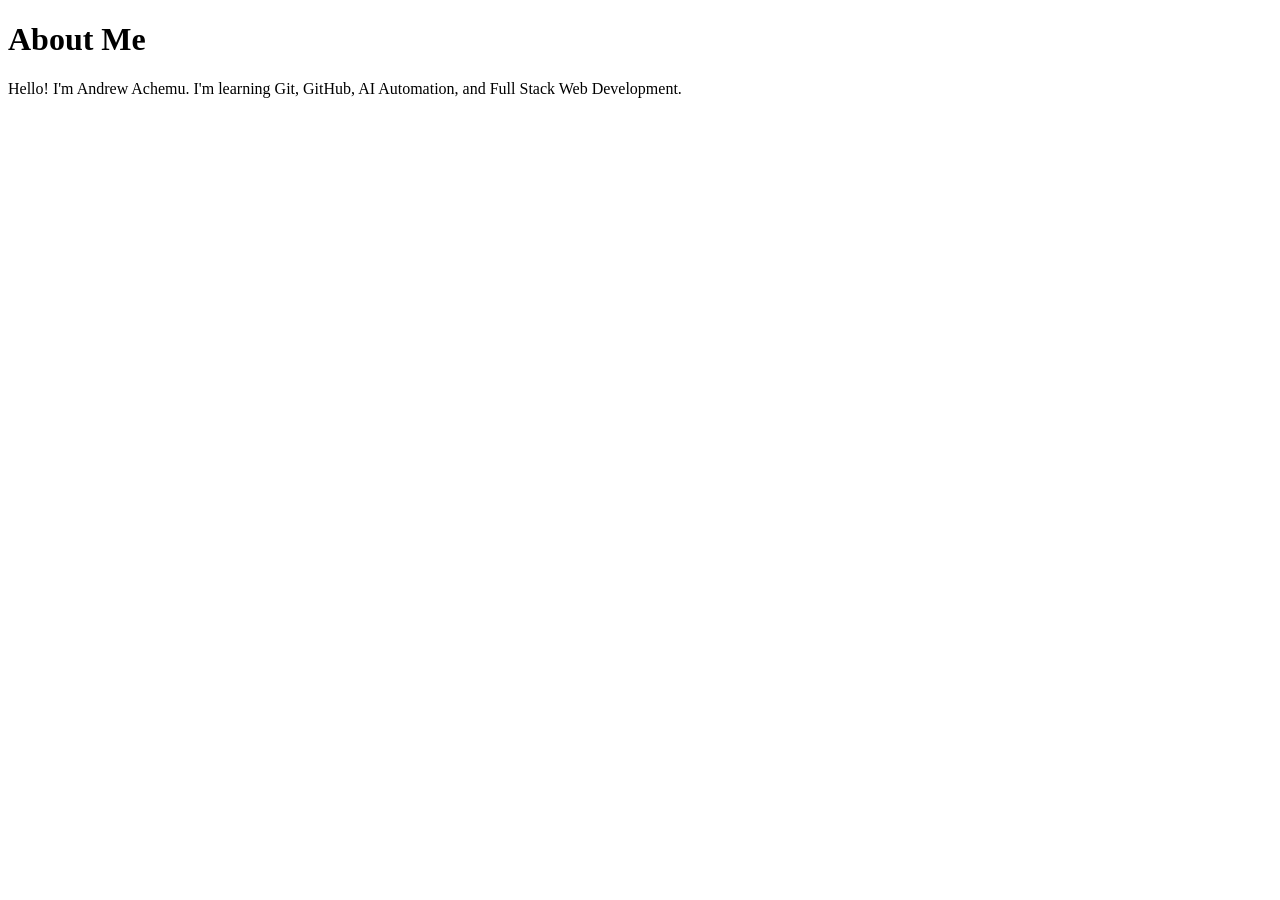
<file: about-page/index.html>
<!DOCTYPE html>
<html>
<head>
    <title>About Me</title>
</head>
<body>

<h1>About Me</h1>

<p>
Hello! I'm Andrew Achemu.
I'm learning Git, GitHub, AI Automation,
and Full Stack Web Development.
</p>

</body>
</html>
</file>
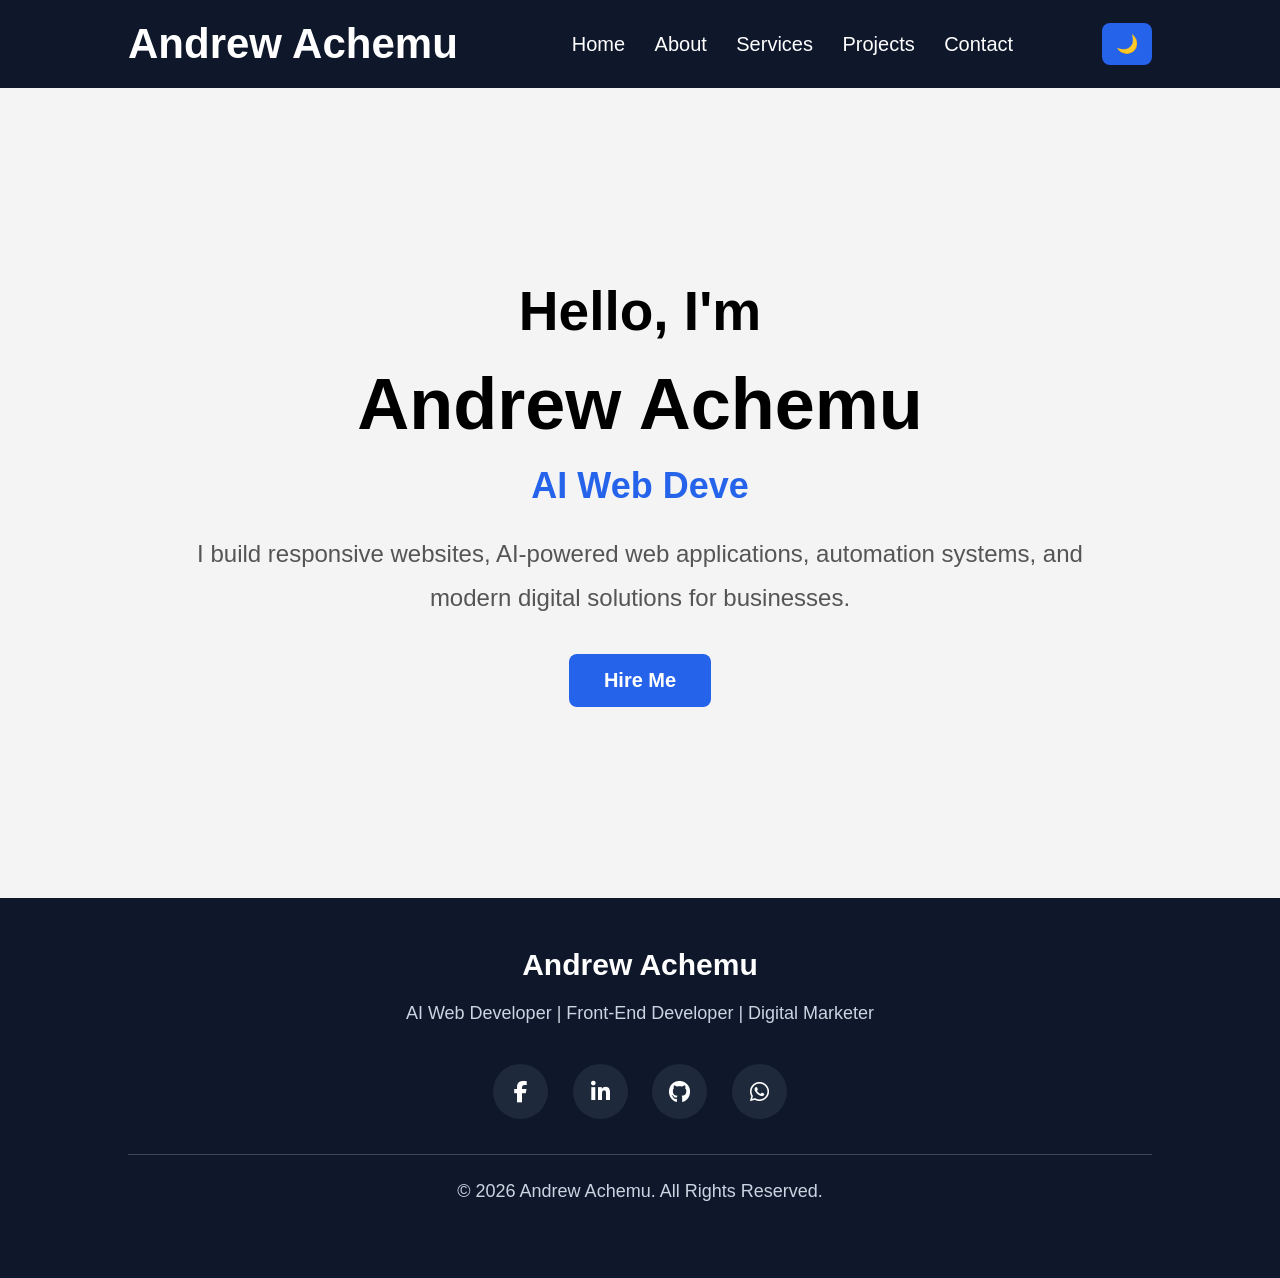
<file: Portfolio/index.html>
<!DOCTYPE html>
<html lang="en">
<head>
    <meta charset="UTF-8">
    <!-- ==========================================
     Viewport for Responsive Design
========================================== -->
    <meta name="viewport" content="width=device-width, initial-scale=1.0">
    <title>Andrew Achemu | Portfolio</title>
    <!-- ===================================
     FONT AWESOME ICONS
=================================== -->

<link
rel="stylesheet"
href="https://cdnjs.cloudflare.com/ajax/libs/font-awesome/6.7.2/css/all.min.css">

    <link rel="stylesheet" href="css/style.css">
</head>

<body>

<header>

   

    <h1>Andrew Achemu</h1>

    


    <nav>

        <a href="index.html">Home</a>

        <a href="about.html">About</a>

        <a href="services.html">Services</a>

        <a href="projects.html">Projects</a>

        <a href="contact.html">Contact</a>

    </nav>
  <!-- ===================================
     DARK MODE BUTTON
=================================== -->

<button id="darkModeBtn">

    🌙

</button>



</header>

<!-- ========================= -->
<!-- HERO SECTION START -->
<!-- This is the first section visitors see -->
<!-- ========================= -->

<section class="hero">

    <div class="hero-content">

        <!-- Greeting -->
        <h2>Hello, I'm</h2>

        <!-- Your Name -->
        <h1>Andrew Achemu</h1>

        <!-- Professional Title -->
        <h3 id="typing"></h3>

        <!-- Short Introduction -->
        <p>
            I build responsive websites,
            AI-powered web applications,
            automation systems,
            and modern digital solutions for businesses.
        </p>

        <!-- Call-to-Action Button -->
        <a href="contact.html" class="btn">
            Hire Me
        </a>

    </div>

</section>

<!-- ========================= -->
<!-- HERO SECTION END -->
<!-- ========================= -->

<script src="js/script.js"></script>

<!-- ===================================
     FOOTER
=================================== -->

<footer>

    <div class="footer-container">

        <h3>Andrew Achemu</h3>

        <p>

            AI Web Developer |
            Front-End Developer |
            Digital Marketer

        </p>

        <div class="social-links">

            <a href="#">

                <i class="fab fa-facebook-f"></i>

            </a>

            <a href="#">

                <i class="fab fa-linkedin-in"></i>

            </a>

            <a href="#">

                <i class="fab fa-github"></i>

            </a>

            <a href="#">

                <i class="fab fa-whatsapp"></i>

            </a>

        </div>

        <p class="copyright">

            © 2026 Andrew Achemu.
            All Rights Reserved.

        </p>

    </div>

</footer>

<!-- ===================================
     JAVASCRIPT
=================================== -->
<!-- ===================================
     SCROLL TO TOP BUTTON
=================================== -->

<!-- Scroll To Top Button -->
<button id="topBtn" title="Go to Top">
    ↑
</button>

<script src="js/script.js"></script>


</body>


</html>
</file>
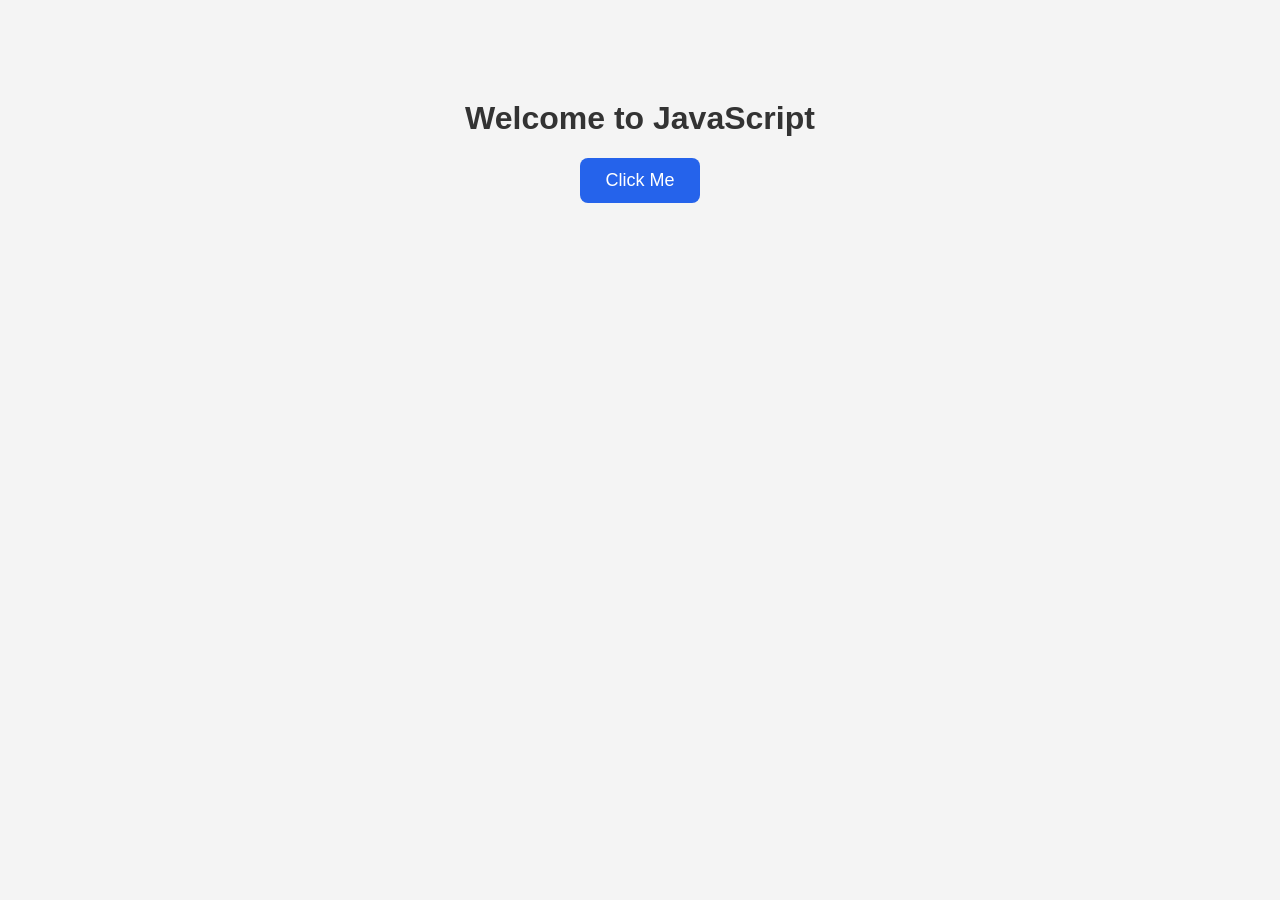
<file: dom-practice.html>
<!DOCTYPE html>
<html lang="en">

<head>

    <meta charset="UTF-8">

    <meta name="viewport" content="width=device-width, initial-scale=1.0">

    <title>DOM Practice</title>

    <style>

        body{

            font-family: Arial, sans-serif;

            text-align:center;

            margin-top:100px;

            background:#f4f4f4;

        }

        h1{

            color:#333;

        }

        button{

            padding:12px 25px;

            font-size:18px;

            background:#2563eb;

            color:white;

            border:none;

            border-radius:8px;

            cursor:pointer;

        }

        button:hover{

            background:#1d4ed8;

        }

    </style>

</head>

<body>

    <h1 id="title">Welcome to JavaScript</h1>

    <button id="changeBtn">

        Click Me


    </button>


  <script>

    // Find the heading
    let title = document.getElementById("title");

    // Find the button
    let button = document.getElementById("changeBtn");

    // Wait for the button to be clicked
    button.onclick = function(){

        title.innerHTML = "You clicked the button! 🎉";

    };

</script>
</body>

</html>
</file>
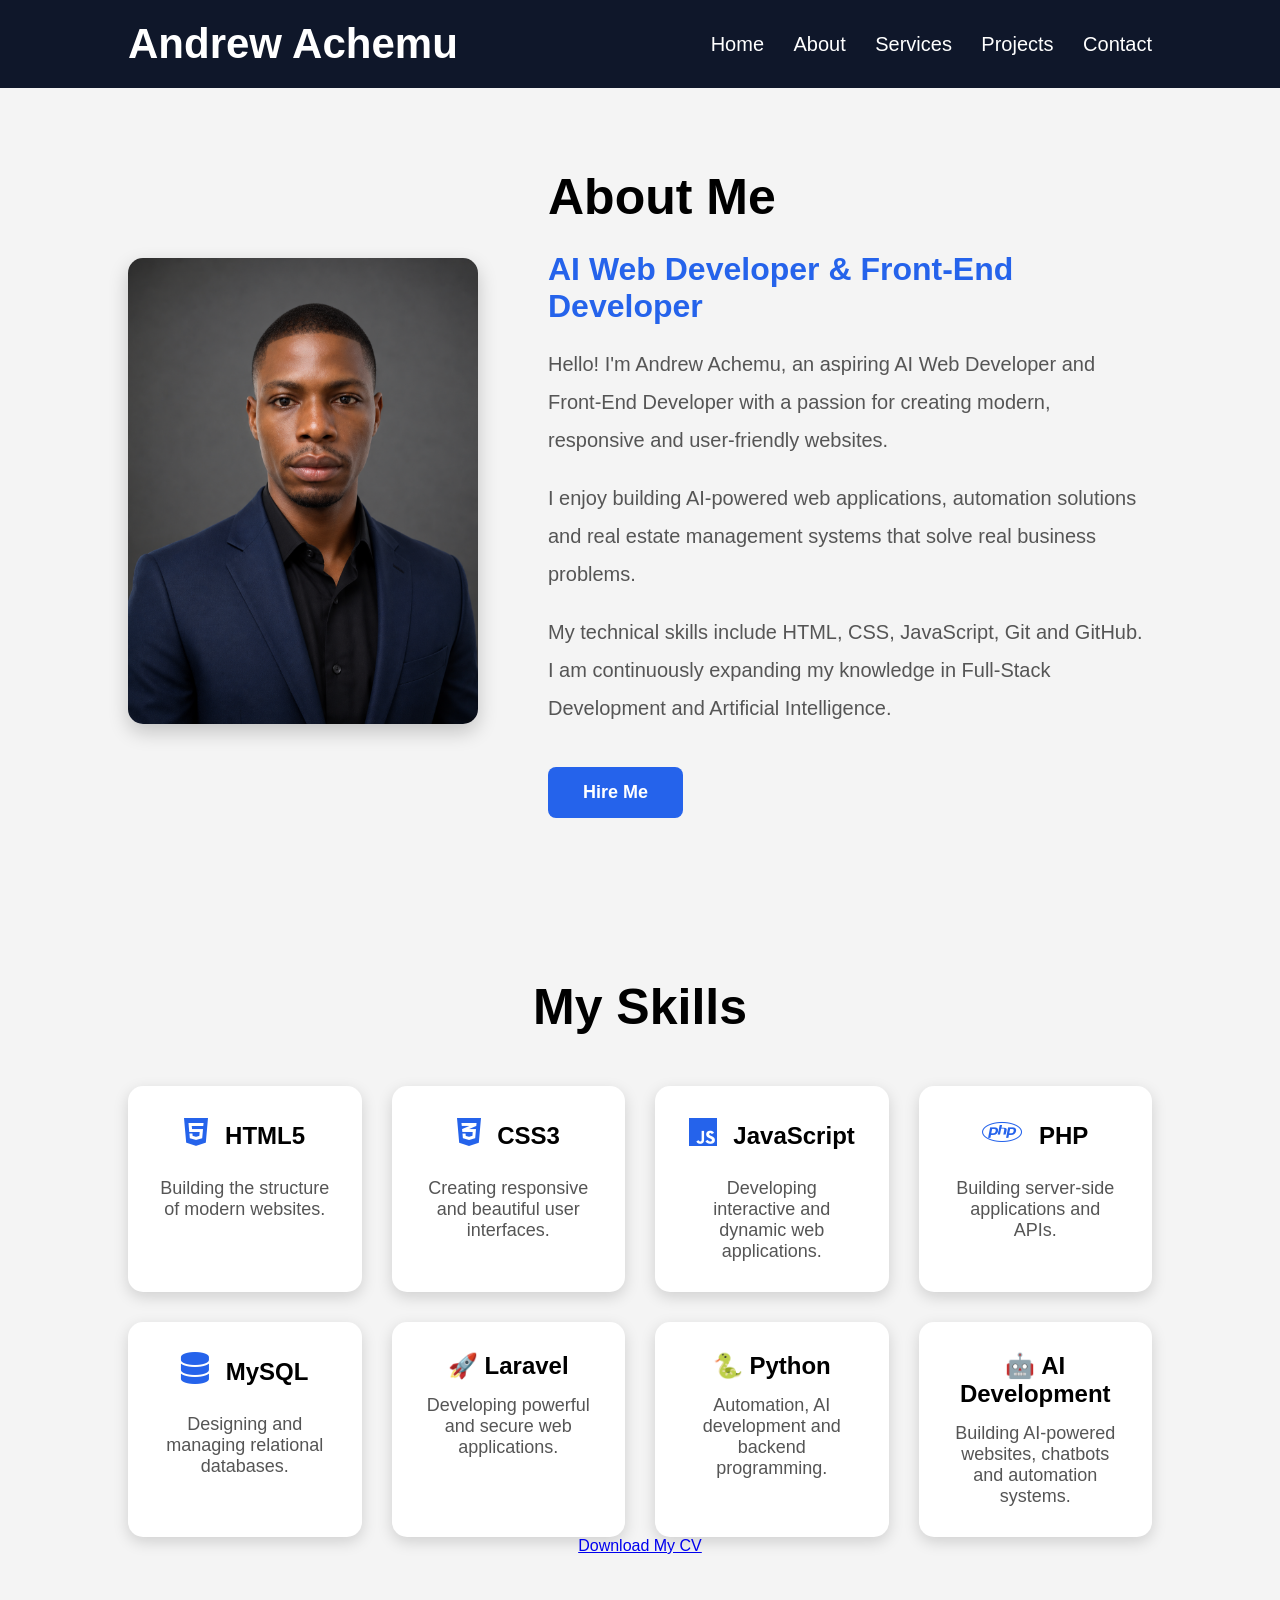
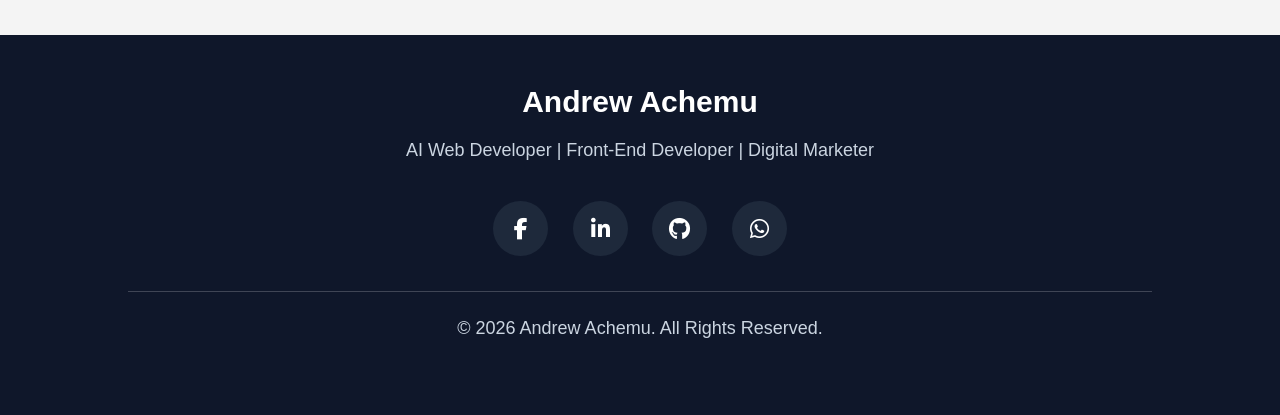
<file: Portfolio/about.html>
<!DOCTYPE html>
<html lang="en">

<head>
    <!-- ===================================
     FONT AWESOME ICONS
=================================== -->

<link
rel="stylesheet"
href="https://cdnjs.cloudflare.com/ajax/libs/font-awesome/6.7.2/css/all.min.css">
    <!-- ==========================================
     Viewport for Responsive Design
========================================== -->
<meta name="viewport" content="width=device-width, initial-scale=1.0">

    <!-- Page Title -->
    <title>About Me</title>

    <!-- Link External CSS -->
    <link rel="stylesheet" href="css/style.css">

</head>

<body>

    <!-- ================================= -->
    <!-- HEADER SECTION -->
    <!-- ================================= -->

    <header>

        <h1>Andrew Achemu</h1>

        <nav>

            <a href="index.html">Home</a>
            <a href="about.html">About</a>
            <a href="services.html">Services</a>
            <a href="projects.html">Projects</a>
            <a href="contact.html">Contact</a>

        </nav>

    </header>

    <!-- ================================= -->
    <!-- ABOUT SECTION START -->
    <!-- ================================= -->

  <section class="about">

    <div class="about-container">

        <div class="about-image">

            <img src="images/profiles.png" alt="Andrew Achemu">

        </div>

        <div class="about-content">

            <h2>About Me</h2>

            <h3>AI Web Developer & Front-End Developer</h3>

            <p>
                Hello! I'm Andrew Achemu, an aspiring AI Web Developer
                and Front-End Developer with a passion for creating
                modern, responsive and user-friendly websites.
            </p>

            <p>
                I enjoy building AI-powered web applications,
                automation solutions and real estate management systems
                that solve real business problems.
            </p>

            <p>
                My technical skills include HTML, CSS, JavaScript,
                Git and GitHub. I am continuously expanding my
                knowledge in Full-Stack Development and Artificial Intelligence.
            </p>

            <a href="contact.html">Hire Me</a>

        </div>

    </div>
    </section>

<!-- ========================================= -->
<!-- MY SKILLS SECTION -->
<!-- ========================================= -->
<!-- ==========================
     SKILLS SECTION
========================== -->

<section class="skills">

    <h2>My Skills</h2>

    <div class="skills-container">

        <div class="skill-card">
           <h3>

<i class="fab fa-html5"></i>

HTML5

</h3>
            <p>Building the structure of modern websites.</p>
        </div>

        <div class="skill-card">
            <h3>

<i class="fab fa-css3-alt"></i>

CSS3

</h3>
            <p>Creating responsive and beautiful user interfaces.</p>
        </div>

        <div class="skill-card">
            <h3>

<i class="fab fa-js"></i>

JavaScript

</h3>
            <p>Developing interactive and dynamic web applications.</p>
        </div>

        <div class="skill-card">
            <h3>

<i class="fab fa-php"></i>

PHP

</h3>
            <p>Building server-side applications and APIs.</p>
        </div>

        <div class="skill-card">
            <h3>

<i class="fas fa-database"></i>

MySQL

</h3>
            <p>Designing and managing relational databases.</p>
        </div>

        <div class="skill-card">
            <h3>🚀 Laravel</h3>
            <p>Developing powerful and secure web applications.</p>
        </div>

        <div class="skill-card">
            <h3>🐍 Python</h3>
            <p>Automation, AI development and backend programming.</p>
        </div>

        <div class="skill-card">
            <h3>🤖 AI Development</h3>
            <p>Building AI-powered websites, chatbots and automation systems.</p>
        </div>

    </div>

    <a href="files/Andrew prject 1 Congratulations.docx" class="cv-btn" download>
        Download My CV
    </a>

</section>
    </section>

    <!-- ================================= -->
    <!-- ABOUT SECTION END -->
    <!-- ================================= -->


    <!-- ===================================
     FOOTER
=================================== -->

<footer>

    <div class="footer-container">

        <h3>Andrew Achemu</h3>

        <p>

            AI Web Developer |
            Front-End Developer |
            Digital Marketer

        </p>

        <div class="social-links">

            <a href="#">

                <i class="fab fa-facebook-f"></i>

            </a>

            <a href="#">

                <i class="fab fa-linkedin-in"></i>

            </a>

            <a href="#">

                <i class="fab fa-github"></i>

            </a>

            <a href="#">

                <i class="fab fa-whatsapp"></i>

            </a>

        </div>

        <p class="copyright">

            © 2026 Andrew Achemu.
            All Rights Reserved.

        </p>

    </div>

</footer>
<!-- ===================================
     JAVASCRIPT
=================================== -->

<script src="js/script.js">
    
</script>

</body>


</html>
</file>
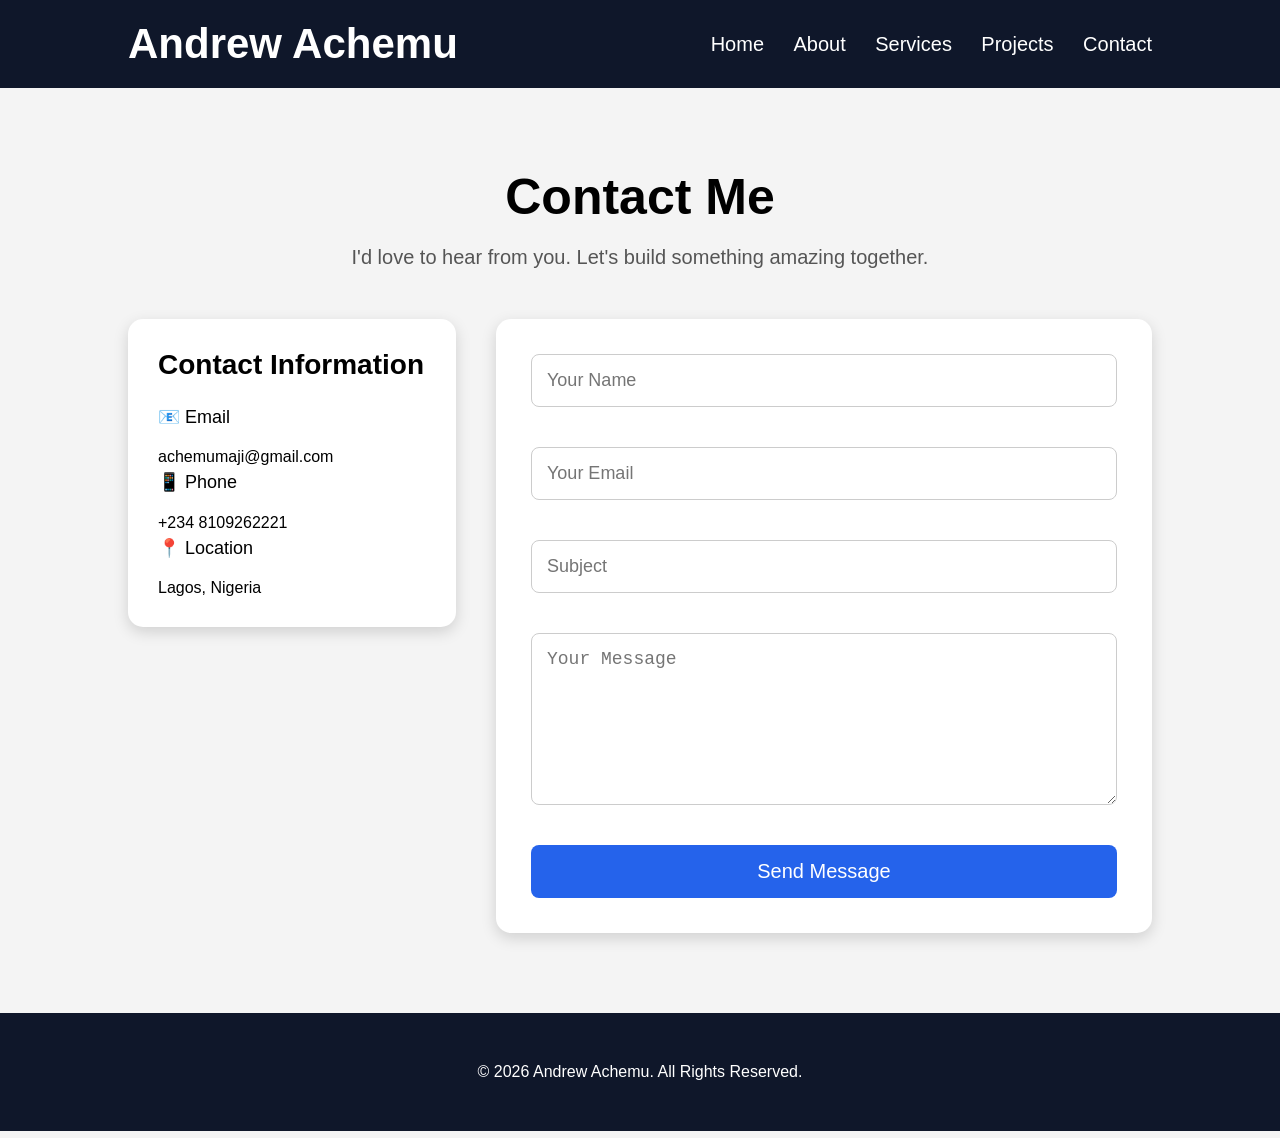
<file: Portfolio/contact.html>
<!DOCTYPE html>
<html lang="en">
<head>

    <meta charset="UTF-8">
    <meta name="viewport" content="width=device-width, initial-scale=1.0">

    <title>Contact Me</title>

    <link rel="stylesheet" href="css/style.css">

</head>

<body>

<header>

    <h1>Andrew Achemu</h1>

    <nav>

        <a href="index.html">Home</a>
        <a href="about.html">About</a>
        <a href="services.html">Services</a>
        <a href="projects.html">Projects</a>
        <a href="contact.html">Contact</a>

    </nav>

</header>

<section class="contact">

    <h2>Contact Me</h2>

    <p class="contact-text">
        I'd love to hear from you. Let's build something amazing together.
    </p>

    <div class="contact-container">

        <div class="contact-info">

            <h3>Contact Information</h3>

            <p>📧 Email</p>
            <span>achemumaji@gmail.com</span>

            <p>📱 Phone</p>
            <span>+234 8109262221</span>

            <p>📍 Location</p>
            <span>Lagos, Nigeria</span>

        </div>

        <div class="contact-form">

<!--====================================
        CONTACT FORM
=====================================-->
<form id="contactForm">

    <input
        type="text"
        id="name"
        placeholder="Your Name">

    <small id="nameError" class="error"></small>


    <input
        type="email"
        id="email"
        placeholder="Your Email">

    <small id="emailError" class="error"></small>


    <input
        type="text"
        id="subject"
        placeholder="Subject">

    <small id="subjectError" class="error"></small>


    <textarea
        id="message"
        rows="7"
        placeholder="Your Message"></textarea>

    <small id="messageError" class="error"></small>


    <button type="submit">
        Send Message
    </button>

</form>

        </div>

    </div>

</section>

<footer>

    <p>&copy; 2026 Andrew Achemu. All Rights Reserved.</p>

</footer>

<script src="js/script.js"></script>

</body>
</html>
</file>
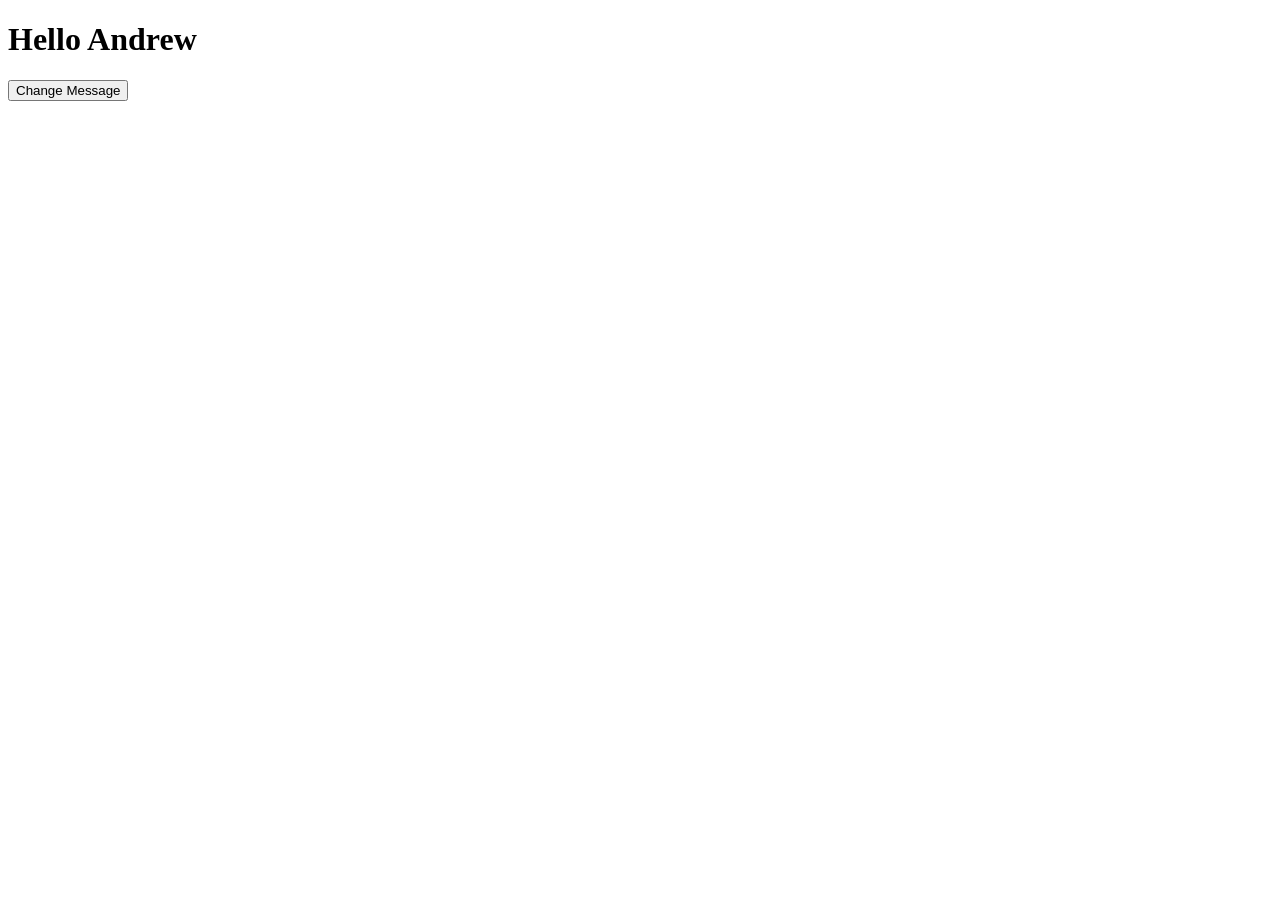
<file: Portfolio/practice2.html>
<!DOCTYPE html>
<html>

<head>

    <title>Practice 2</title>

</head>

<body>

    <h1 id="message">Hello Andrew</h1>

    <button id="btn">

        Change Message

    </button>

    <script>

        let message = document.getElementById("message");

        let btn = document.getElementById("btn");

        btn.onclick = function(){

            message.innerHTML = "Welcome to JavaScript!";

        };

    </script>

</body>

</html>
</file>
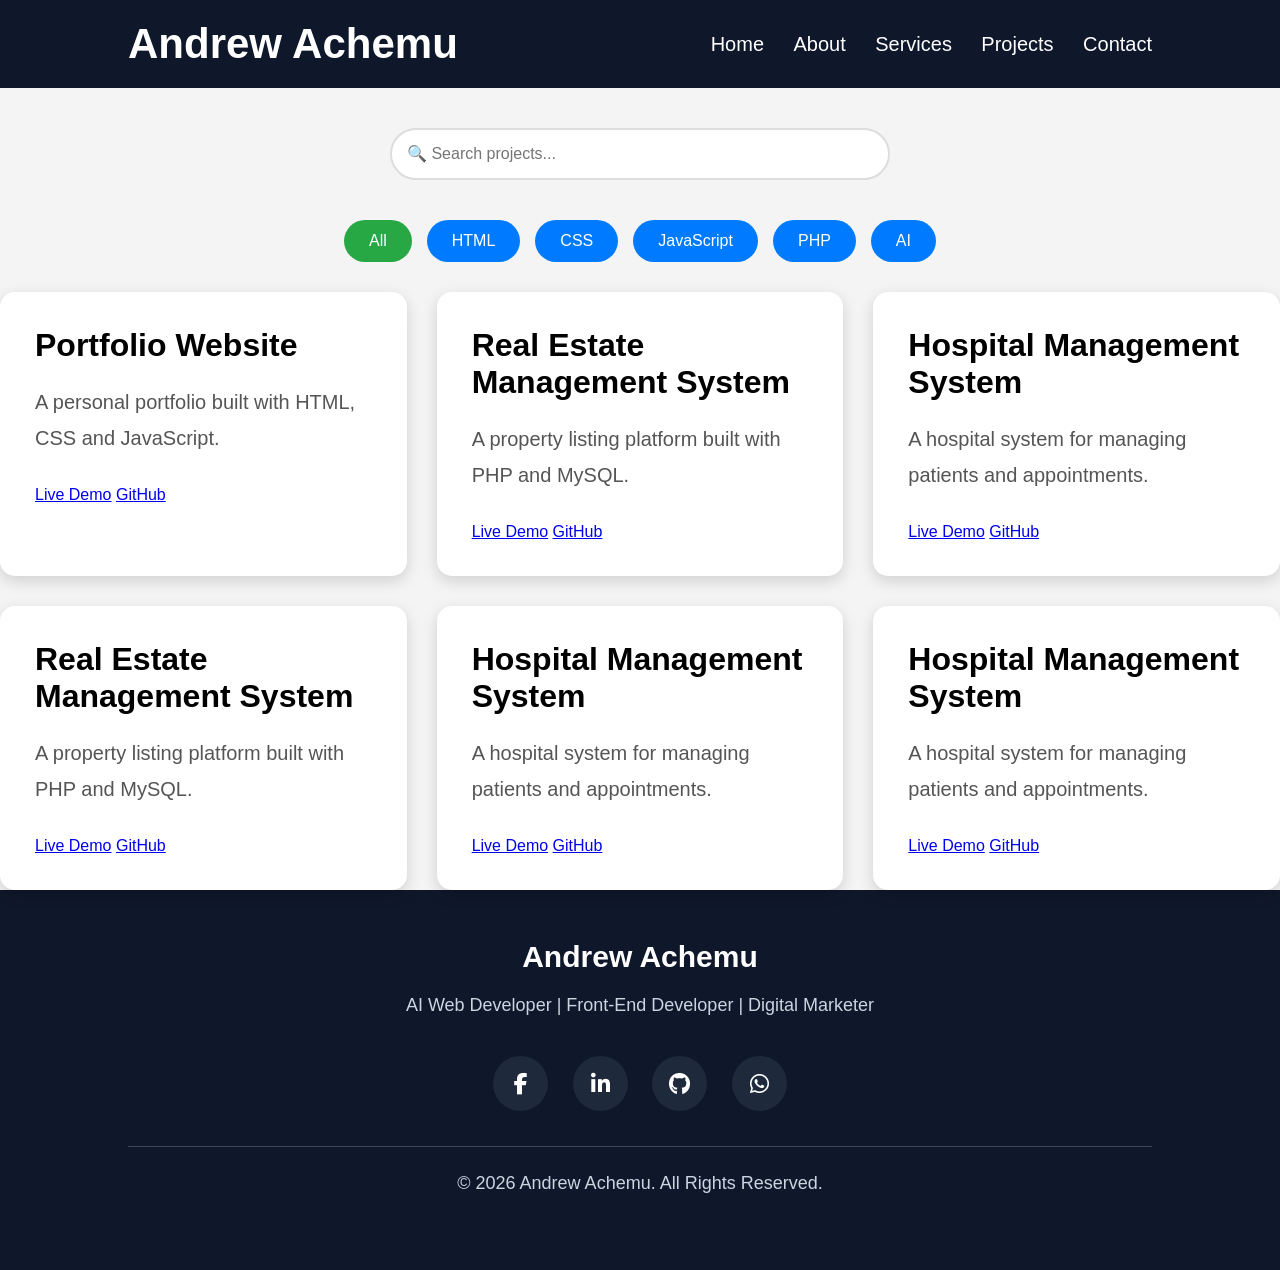
<file: Portfolio/projects.html>
<!DOCTYPE html>
<html lang="en">
<head>
    <meta charset="UTF-8">
    <meta name="viewport" content="width=device-width, initial-scale=1.0">
    <title>Projects | Andrew Achemu</title>

      <!-- ===================================
     FONT AWESOME ICONS
=================================== -->

<link
rel="stylesheet"
href="https://cdnjs.cloudflare.com/ajax/libs/font-awesome/6.7.2/css/all.min.css">


    <link rel="stylesheet" href="css/style.css">
</head>

<body>

    <!-- Header -->
    <header>

        <h1>Andrew Achemu</h1>

        <nav>
            <a href="index.html">Home</a>
            <a href="about.html">About</a>
            <a href="services.html">Services</a>
            <a href="projects.html">Projects</a>
            <a href="contact.html">Contact</a>
        </nav>

    </header>


    <!-- ===================================
        PROJECT SEARCH
=================================== -->

<div class="search-box">

    <input
        type="text"
        id="searchInput"
        placeholder="🔍 Search projects...">

</div>


<!-- ===================================
        PROJECT FILTER BUTTONS
=================================== -->

<div class="filter-buttons">

    <button class="filter-btn active" data-category="all">
        All
    </button>

    <button class="filter-btn" data-category="html">
        HTML
    </button>

    <button class="filter-btn" data-category="css">
        CSS
    </button>

    <button class="filter-btn" data-category="javascript">
        JavaScript
    </button>

    <button class="filter-btn" data-category="php">
        PHP
    </button>

    <button class="filter-btn" data-category="ai">
        AI
    </button>

</div>

  <!-- ================================
     PROJECT CONTAINER
================================ -->

<div class="project-container" id="projectsContainer">

    <!--
        JavaScript will automatically
        generate the project cards here.
    -->

</div>

    </section>

   <!-- ===================================
     FOOTER
=================================== -->

<footer>

    <div class="footer-container">

        <h3>Andrew Achemu</h3>

        <p>

            AI Web Developer |
            Front-End Developer |
            Digital Marketer

        </p>

        <div class="social-links">

            <a href="#">

                <i class="fab fa-facebook-f"></i>

            </a>

            <a href="#">

                <i class="fab fa-linkedin-in"></i>

            </a>

            <a href="#">

                <i class="fab fa-github"></i>

            </a>

            <a href="#">

                <i class="fab fa-whatsapp"></i>

            </a>

        </div>

        <p class="copyright">

            © 2026 Andrew Achemu.
            All Rights Reserved.

        </p>

    </div>


</footer>
  
<!-- ===================================
     JAVASCRIPT
=================================== -->

<script src="js/script.js"></script>


</body>
</html>
</file>
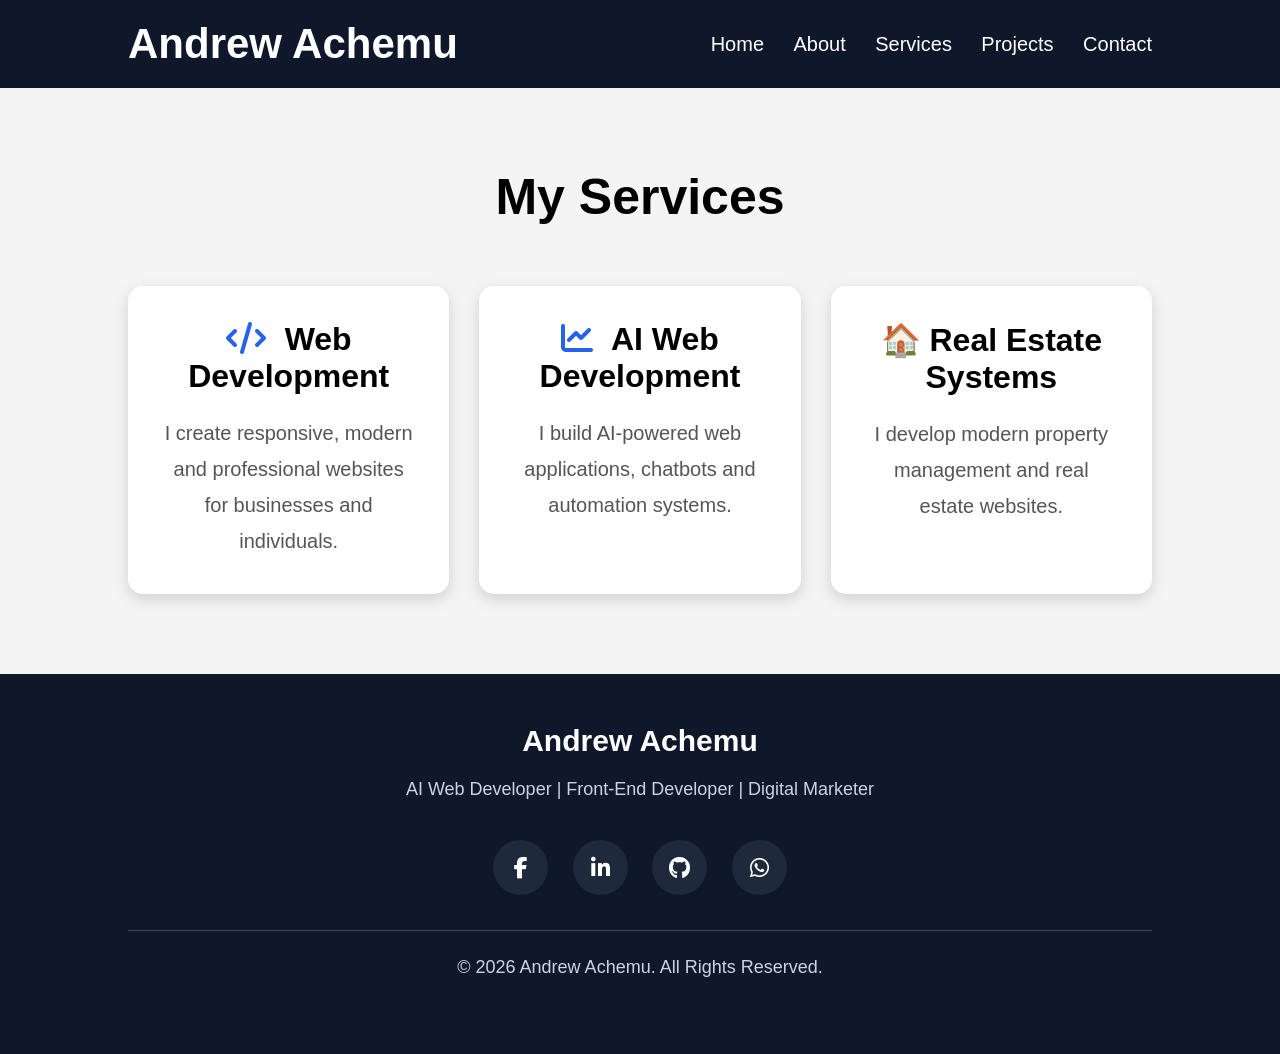
<file: Portfolio/services.html>
<!DOCTYPE html>
<html lang="en">
<head>
<meta charset="UTF-8">
<meta name="viewport" content="width=device-width, initial-scale=1.0">
<title>Services</title>
 <!-- ===================================
     FONT AWESOME ICONS
=================================== -->

<link
rel="stylesheet"
href="https://cdnjs.cloudflare.com/ajax/libs/font-awesome/6.7.2/css/all.min.css">
<link rel="stylesheet" href="css/style.css">
</head>

<body>

<header>

<h1>Andrew Achemu</h1>

<nav>

<a href="index.html">Home</a>
<a href="about.html">About</a>
<a href="services.html">Services</a>
<a href="projects.html">Projects</a>
<a href="contact.html">Contact</a>

</nav>

</header>
<!-- ==========================================
     SERVICES SECTION START
========================================== -->

<section class="services">

    <!-- Section Heading -->
    <h2>My Services</h2>

    <!-- Services Container -->
    <div class="service-container">

        <!-- ==========================
             SERVICE CARD 1
        =========================== -->
        <div class="service-card">

            <h3>

<i class="fas fa-code"></i>

Web Development

</h3>

            <p>
                I create responsive, modern and professional
                websites for businesses and individuals.
            </p>

        </div>

        <!-- ==========================
             SERVICE CARD 2
        =========================== -->
        <div class="service-card">

            <h3>

<i class="fas fa-chart-line"></i>

AI Web Development

</h3>

            <p>
                I build AI-powered web applications,
                chatbots and automation systems.
            </p>

        </div>

        <!-- ==========================
             SERVICE CARD 3
        =========================== -->
        <div class="service-card">

            <h3>🏠 Real Estate Systems</h3>

            <p>
                I develop modern property management
                and real estate websites.
            </p>

        </div>

    </div>

</section>

<!-- ==========================================
     SERVICES SECTION END
========================================== -->


<!-- ==========================================
    FOOTER SECTION START
========================================== -->
<footer>

    <div class="footer-container">

        <h3>Andrew Achemu</h3>

        <p>

            AI Web Developer |
            Front-End Developer |
            Digital Marketer

        </p>

        <div class="social-links">

            <a href="#">

                <i class="fab fa-facebook-f"></i>

            </a>

            <a href="#">

                <i class="fab fa-linkedin-in"></i>

            </a>

            <a href="#">

                <i class="fab fa-github"></i>

            </a>

            <a href="#">

                <i class="fab fa-whatsapp"></i>

            </a>

        </div>

        <p class="copyright">

            © 2026 Andrew Achemu.
            All Rights Reserved.

        </p>

    </div>

</footer>
  
<!-- ===================================
     JAVASCRIPT
=================================== -->

<script src="js/script.js"></script>

</body>


</html>
</file>
<file: Portfolio/css/style.css>
/*====================================
        SMOOTH SCROLL
====================================*/

html{

    scroll-behavior:smooth;

}

/* Reset */
/* Reset */
*{
    margin:0;
    padding:0;
    box-sizing:border-box;
}

/* Body */
/* Body */
body{
    font-family:Arial, Helvetica, sans-serif;
    background:#f4f4f4;
}


/* Header */
/*====================================
            HEADER
====================================*/

header{

    position:sticky;

    top:0;

    z-index:1000;

    display:flex;

    justify-content:space-between;

    align-items:center;

    background:#0f172a;

    padding:20px 10%;

}


header h1{
    font-size: 42px;
    color: #fff;
}

nav a{
    color: white;
    text-decoration: none;
    margin-left: 25px;
    font-size: 20px;
    transition: .3s;
}

nav a:hover{
    color: #2563eb;
}



/*====================================
        DARK MODE BUTTON
====================================*/

#darkModeBtn{

    padding:10px 15px;

    border:none;

    background:#2563eb;

    color:white;

    border-radius:8px;

    cursor:pointer;

    font-size:18px;

}


/*====================================
        DARK MODE
====================================*/

.dark-mode{

    background:#111827;

    color:white;

}

.dark-mode header{

    background:#000;

}

.dark-mode .service-card,

.dark-mode .project-card,

.dark-mode .skill-card,

.dark-mode .contact-form,

.dark-mode .contact-info{

    background:#1f2937;

    color:white;

}
/* Home */

/* ==========================
   HOME SECTION
========================== */

.hero{
    display: flex;
    justify-content: center;
    align-items: center;
    text-align: center;
    min-height: 90vh;
    padding: 80px 10%;
}

.hero-content{
    max-width: 900px;
}

.hero-content h2{
    font-size: 55px;
    margin-bottom: 20px;
}

.hero-content h1{
    font-size: 72px;
    margin-bottom: 20px;
}

.hero-content h3{
    font-size: 36px;
    color: #2563eb;
    margin-bottom: 25px;
}

.hero-content p{
    font-size: 24px;
    color: #555;
    line-height: 1.8;
    margin-bottom: 35px;
}

.hero-content a{

    display:inline-block;

    background:#2563eb;

    color:white;

    text-decoration:none;

    padding:15px 35px;

    border-radius:8px;

    font-size:20px;

    font-weight:bold;

    transition:.3s;
}

.hero-content a:hover{

    background:#1d4ed8;

}


/* About */


/*====================================
          ABOUT SECTION
====================================*/

.about{

    padding:80px 10%;

}

.about-container{

    display:flex;

    justify-content:center;

    align-items:center;

    gap:70px;

    flex-wrap:wrap;

}

.about-image{

    flex:1;

    text-align:center;

}

.about-image img{

    width:350px;

    border-radius:15px;

    box-shadow:0 8px 20px rgba(0,0,0,.2);

}

.about-content{

    flex:2;

}

.about-content h2{

    font-size:50px;

    margin-bottom:25px;

}

.about-content h3{

    font-size:32px;

    color:#2563eb;

    margin-bottom:20px;

}

.about-content p{

    font-size:20px;

    color:#555;

    line-height:1.9;

    margin-bottom:20px;

}

.about-content a{

    display:inline-block;

    margin-top:20px;

    padding:15px 35px;

    background:#2563eb;

    color:#fff;

    text-decoration:none;

    border-radius:8px;

    font-size:18px;

    font-weight:bold;

    transition:.3s;

}

.about-content a:hover{

    background:#1d4ed8;

}


/* Skills */    

/*====================================
            SKILLS
====================================*/

.skills{

    padding:80px 10%;

    text-align:center;

}

.skills h2{

    font-size:50px;

    margin-bottom:50px;

}

.skills-container{

    display:grid;

    grid-template-columns:repeat(4,1fr);

    gap:30px;

}

.skill-card{

    background:#fff;

    padding:30px;

    border-radius:15px;

    box-shadow:0 5px 15px rgba(0,0,0,.15);

    transition:.3s;

}

.skill-card:hover{

    transform:translateY(-10px);

}

.skill-card h3{

    font-size:24px;

    margin-bottom:15px;

}

.skill-card p{

    color:#555;

    font-size:18px;

} 

/*====================================
             ICONS
====================================*/

h3 i{

    color:#2563eb;

    margin-right:10px;

}

.contact-info i{

    color:#2563eb;

    width:30px;

}

.skill-card i{

    font-size:32px;

    margin-bottom:15px;

    color:#2563eb;

}

/* Services */

/* ==========================
   SERVICES
========================== */

.services{
    padding: 80px 10%;
    text-align: center;
}

.services h2{
    font-size: 50px;
    margin-bottom: 60px;
}

.service-container{

    display: grid;

    grid-template-columns: repeat(3,1fr);

    gap: 30px;

}

.service-card{

    background: white;

    padding: 35px;

    border-radius: 15px;

    box-shadow: 0 5px 15px rgba(0,0,0,.15);

    transition: .3s;
}

.service-card:hover{

    transform: translateY(-10px);

}

.service-card h3{

    font-size: 32px;

    margin-bottom: 20px;

}

.service-card p{

    font-size: 20px;

    color: #555;

    line-height: 1.8;

}

/* Projects */


/* ==========================
   PROJECTS
========================== */

.projects{
    padding: 80px 10%;
    text-align: center;
}

.projects h2{
    font-size: 50px;
    margin-bottom: 60px;
}

.project-container{

    display: grid;

    grid-template-columns: repeat(3,1fr);

    gap: 30px;

}

.project-card{

    background: white;

    padding: 35px;

    border-radius: 15px;

    box-shadow: 0 5px 15px rgba(0,0,0,.15);

    transition: .3s;
}

.project-card:hover{

    transform: translateY(-10px);

}

.project-card h3{

    font-size: 32px;

    margin-bottom: 20px;

}

.project-card p{

    font-size: 20px;

    color: #555;

    line-height: 1.8;

    margin-bottom: 30px;

}

.project-buttons{

    display: flex;

    justify-content: center;

    gap: 15px;

    flex-wrap: wrap;

}

.project-buttons a{

    background: #2563eb;

    color: white;

    text-decoration: none;

    padding: 12px 25px;

    border-radius: 8px;

    font-weight: bold;

    transition: .3s;

}

.project-buttons a:hover{

    background: #1d4ed8;

}



/* Contact */

/*====================================
          CONTACT SECTION
====================================*/

/*====================================
      SCROLL TO TOP BUTTON
====================================*/

#topBtn{

    position:fixed;

    bottom:30px;

    right:30px;

    width:55px;

    height:55px;

    border:none;

    border-radius:50%;

    background:#2563eb;

    color:#fff;

    font-size:22px;

    cursor:pointer;

    display:none;

    transition:.3s;

}

#topBtn:hover{

    background:#1d4ed8;

}

.contact{

    padding:80px 10%;

    text-align:center;

}

.contact h2{

    font-size:50px;

    margin-bottom:20px;

}

.contact-text{

    font-size:20px;

    color:#555;

    margin-bottom:50px;

}

.contact-container{

    display:grid;

    grid-template-columns:1fr 2fr;

    gap:40px;

    align-items:start;

}

.contact-info{

    background:#fff;

    padding:30px;

    border-radius:15px;

    box-shadow:0 5px 15px rgba(0,0,0,.15);

    text-align:left;

}

.contact-info h3{

    margin-bottom:20px;

    font-size:28px;

}

.contact-info p{

    font-size:18px;

    margin-bottom:15px;

    line-height:1.8;

}

.contact-form{

    background:#fff;

    padding:35px;

    border-radius:15px;

    box-shadow:0 5px 15px rgba(0,0,0,.15);

}

.contact-form form{

    display:flex;

    flex-direction:column;

}

.contact-form input,

.contact-form textarea{

    width:100%;

    padding:15px;

    margin-bottom:20px;

    border:1px solid #ccc;

    border-radius:8px;

    font-size:18px;

    outline:none;

}

.contact-form input:focus,

.contact-form textarea:focus{

    border:2px solid #2563eb;

}

.contact-form button{

    background:#2563eb;

    color:#fff;

    border:none;

    padding:15px;

    font-size:20px;

    border-radius:8px;

    cursor:pointer;

    transition:.3s;

}

.contact-form button:hover{

    background:#1d4ed8;

}

/* Footer */

/*====================================
              FOOTER
====================================*/

footer{

    background:#0f172a;

    color:#fff;

    padding:50px 10%;

    text-align:center;

}

.footer-container h3{

    font-size:30px;

    margin-bottom:15px;

}

.footer-container p{

    font-size:18px;

    color:#cbd5e1;

    margin-bottom:20px;

    line-height:1.8;

}
/*====================================
        SOCIAL ICONS
====================================*/

.social-links{

    margin:35px 0;

}

.social-links a{

    display:inline-flex;

    justify-content:center;

    align-items:center;

    width:55px;

    height:55px;

    margin:0 10px;

    background:#1e293b;

    color:white;

    border-radius:50%;

    text-decoration:none;

    font-size:22px;

    transition:.3s;

}

.social-links a:hover{

    background:#2563eb;

    transform:translateY(-8px);

}




.copyright{

    margin-top:30px;

    border-top:1px solid rgba(255,255,255,.2);

    padding-top:20px;

    font-size:16px;

    color:#94a3b8;

}

/* Responsive */



/* ==========================
   TABLET
========================== */

@media (max-width:992px){

    .service-container{
        grid-template-columns: repeat(2,1fr);
    }

    .project-container{
        grid-template-columns: repeat(2,1fr);
    }
.about-container{

    flex-direction:column;

    text-align:center;

}

.skills-container{

    grid-template-columns:repeat(2,1fr);

}



}

/* ==========================
   MOBILE
========================== */

@media (max-width:768px){

    header{
        flex-direction: column;
        text-align: center;
        padding: 20px;
    }

    nav{
        margin-top: 20px;
    }

    nav a{
        display: block;
        margin: 10px 0;
    }

    /* Hero */

.hero{

    padding:60px 20px;

}

.hero-content h2{

    font-size:40px;

}

.hero-content h1{

    font-size:50px;

}

.hero-content h3{

    font-size:28px;

}

.hero-content p{

    font-size:18px;

}

/* About */

.about{

    padding:60px 20px;

}

.about h2{

    font-size:40px;

}

.about-container{

    flex-direction:column;

    text-align:center;

}

.about-image img{

    width:250px;

}

.about-content h3{

    font-size:30px;

}

.about-content p{

    font-size:18px;

}

    .services,
    .projects{
        padding: 60px 20px;
    }

    .services h2,
    .projects h2{
        font-size: 40px;
    }

    .service-container,
    .project-container{
        grid-template-columns: 1fr;
    }

    .service-card,
    .project-card{
        width: 100%;
    }

    .service-card h3,
    .project-card h3{
        font-size: 28px;
    }

    .service-card p,
    .project-card p{
        font-size: 18px;
    }

    .project-buttons{
        flex-direction: column;
    }

    .project-buttons a{
        width: 100%;
    }

.about{

    padding:60px 20px;

}

.about-image img{

    width:250px;

}

.about-content h2{

    font-size:40px;

}

.about-content h3{

    font-size:28px;

}

.about-content p{

    font-size:18px;

}

.skills{

    padding:60px 20px;

}

.skills h2{

    font-size:40px;

}

.skills-container{

    grid-template-columns:1fr;

}


/*====================================
        CONTACT RESPONSIVE
====================================*/

.contact{

    padding:60px 20px;

}

.contact h2{

    font-size:40px;

}

.contact-container{

    grid-template-columns:1fr;

}

.contact-info{

    text-align:center;

}



}
   


/*====================================
        DARK MODE BUTTON
====================================*/

#darkModeBtn{

    background:#2563eb;

    color:white;

    border:none;

    padding:10px 15px;

    border-radius:8px;

    cursor:pointer;

    font-size:18px;

    transition:0.3s;

}

/* Hover effect */

#darkModeBtn:hover{

    background:#1d4ed8;

}

/*====================================
            DARK MODE
====================================*/

/* Dark background */
.dark-mode{

    background:#121212;

    color:white;

}

/* Header */

.dark-mode header{

    background:#000;

}

/* Navigation Links */

.dark-mode nav a{

    color:white;

}

/* Cards */

.dark-mode .project-card,

.dark-mode .service-card,

.dark-mode .skill-card{

    background:#1f2937;

    color:white;

}

/*=========================================
        DARK MODE
=========================================*/

.dark-mode{

    background:#121212;

    color:#ffffff;

}

.dark-mode header{

    background:#000;

}

.dark-mode section{

    background:#1b1b1b;

    color:#fff;

}

.dark-mode .service-card,

.dark-mode .project-card,

.dark-mode .skill-card{

    background:#222;

    color:#fff;

}

.dark-mode a{

    color:#4da6ff;

}

/*=========================================
        DARK MODE BUTTON
=========================================*/

#darkModeBtn{

    padding:10px 14px;

    border:none;

    border-radius:8px;

    cursor:pointer;

    background:#2563eb;

    color:#fff;

    font-size:18px;

    transition:.3s;

}

#darkModeBtn:hover{

    background:#1d4ed8;

}

/*=========================================
        SCROLL TO TOP BUTTON
=========================================*/

#topBtn{

    position:fixed;

    bottom:30px;

    right:30px;

    display:none;

    width:50px;

    height:50px;

    border:none;

    border-radius:50%;

    background:#2563eb;

    color:white;

    font-size:20px;

    cursor:pointer;

    box-shadow:0 5px 15px rgba(0,0,0,.3);

    transition:.3s;

}

#topBtn:hover{

    background:#1d4ed8;

    transform:scale(1.1);

}


/*=========================================
        CONTACT FORM VALIDATION
=========================================*/

.error{

    color:red;

    font-size:14px;

    display:block;

    margin-top:5px;

    margin-bottom:15px;

}

.success{

    color:green;

    font-weight:bold;

    margin-top:15px;

}

/*=========================================
        PROJECT SEARCH
=========================================*/

.search-box{

    text-align:center;

    margin:40px 0;

}

.search-box input{

    width:60%;

    max-width:500px;

    padding:15px;

    border:2px solid #ddd;

    border-radius:30px;

    outline:none;

    font-size:16px;

    transition:.3s;

}

.search-box input:focus{

    border-color:#007BFF;

    box-shadow:0 0 10px rgba(0,123,255,.3);

}

/*=========================================
        PROJECT FILTER BUTTONS
=========================================*/

.filter-buttons{

    display:flex;

    justify-content:center;

    flex-wrap:wrap;

    gap:15px;

    margin:30px 0;

}

.filter-btn{

    background:#007BFF;

    color:#fff;

    border:none;

    padding:12px 25px;

    border-radius:30px;

    cursor:pointer;

    transition:.3s;

    font-size:16px;

}

.filter-btn:hover{

    background:#0056b3;

}

.filter-btn.active{

    background:#28a745;

}
</file>
